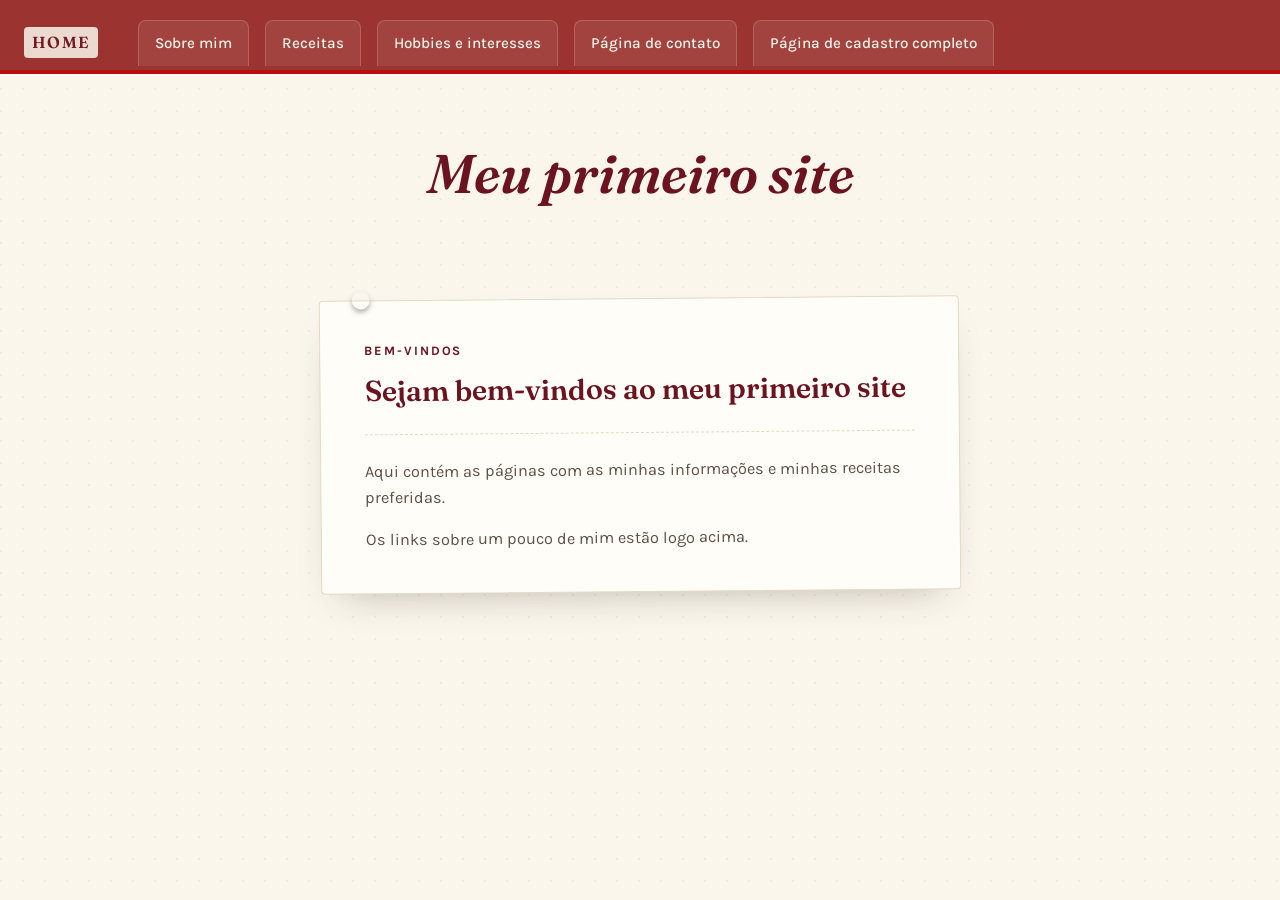
<file: index.html>
<!DOCTYPE html>
<html lang="pt-BR">

<head>
    <meta charset="UTF-8">
    <meta name="viewport" content="width=device-width, initial-scale=1.0">
    <title>Meu Site</title>
    <link rel="stylesheet" href="style.css">
</head>

<body>
    <nav>
        <h2>Home</h2>

        <a href="sobre_mim.html">Sobre mim</a>
        <a href="receitas.html">Receitas</a>
        <a href="meus_hobbies.html">Hobbies e interesses</a>
        <a href="contato.html">Página de contato</a>
        <a href="cadastro.html">Página de cadastro completo</a>
    </nav>
    <header>
        <h1>Meu primeiro site</h1>
    </header>

    <main>
        <section>
            <h3>Bem-vindos</h3>

            <h2>Sejam bem-vindos ao meu primeiro site</h2>

            <p>
                Aqui contém as páginas com as minhas informações e minhas receitas preferidas.
            </p>

            <p>
                Os links sobre um pouco de mim estão logo acima.
            </p>
        </section>
    </main>

</body>

</html>
</file>
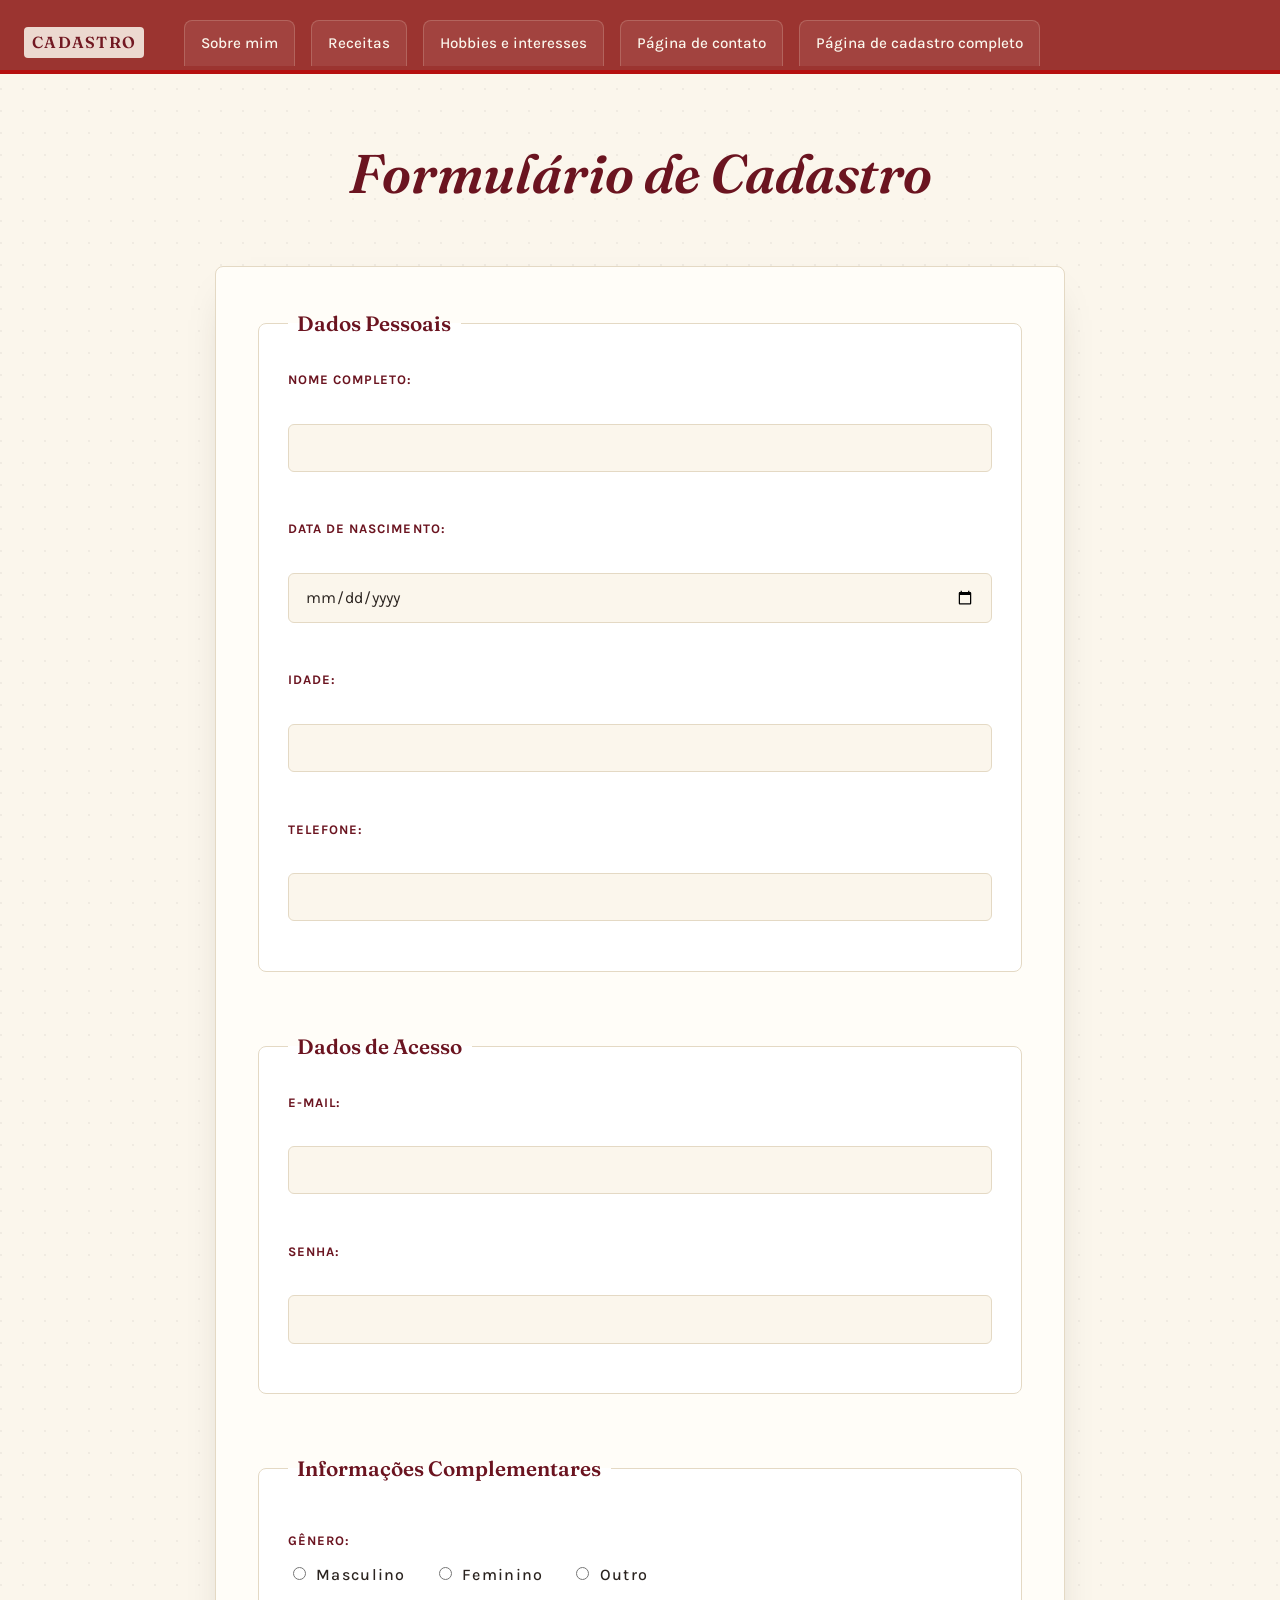
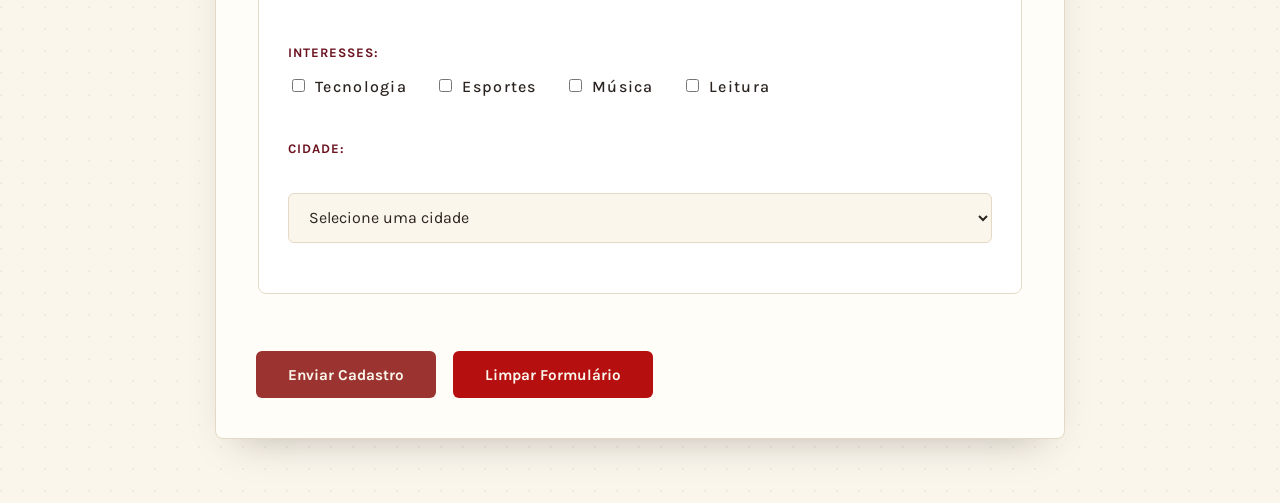
<file: cadastro.html>
<!DOCTYPE html>
<html lang="pt-BR">

<head>
    <meta charset="UTF-8">
    <meta name="viewport" content="width=device-width, initial-scale=1.0">
    <title>Formulário de Cadastro</title>
    <link rel="stylesheet" href="style.css">
</head>

<body>
    <nav>
        <h2>Cadastro</h2>

        <a href="sobre_mim.html">Sobre mim</a>
        <a href="receitas.html">Receitas</a>
        <a href="meus_hobbies.html">Hobbies e interesses</a>
        <a href="contato.html">Página de contato</a>
        <a href="cadastro.html">Página de cadastro completo</a>
    </nav>
    <header>
        <h1>Formulário de Cadastro</h1>
    </header>


    <form action="#" method="post">


        <fieldset>
            <legend>Dados Pessoais</legend>

            <label for="nome">Nome Completo:</label><br>
            <input type="text" id="nome" name="nome" required minlength="3" maxlength="100">
            <br><br>

            <label for="dataNascimento">Data de Nascimento:</label><br>
            <input type="date" id="dataNascimento" name="dataNascimento" required>
            <br><br>

            <label for="idade">Idade:</label><br>
            <input type="number" id="idade" name="idade" required min="0" max="120">
            <br><br>

            <label for="telefone">Telefone:</label><br>
            <input type="tel" id="telefone" name="telefone" required pattern="[0-9]{10,11}" maxlength="11">

        </fieldset>

        <br>


        <fieldset>
            <legend>Dados de Acesso</legend>

            <label for="email">E-mail:</label><br>
            <input type="email" id="email" name="email" required maxlength="100">
            <br><br>

            <label for="senha">Senha:</label><br>
            <input type="password" id="senha" name="senha" required minlength="8" maxlength="20">
        </fieldset>

        <br>


        <fieldset>
            <legend>Informações Complementares</legend>

            <p>Gênero:</p>

            <input type="radio" id="masculino" name="genero" value="Masculino" required>
            <label for="masculino">Masculino</label>

            <input type="radio" id="feminino" name="genero" value="Feminino">
            <label for="feminino">Feminino</label>

            <input type="radio" id="outro" name="genero" value="Outro">
            <label for="outro">Outro</label>

            <br><br>

            <p>Interesses:</p>

            <input type="checkbox" id="tecnologia" name="interesses" value="Tecnologia">
            <label for="tecnologia">Tecnologia</label>

            <input type="checkbox" id="esportes" name="interesses" value="Esportes">
            <label for="esportes">Esportes</label>

            <input type="checkbox" id="musica" name="interesses" value="Música">
            <label for="musica">Música</label>

            <input type="checkbox" id="leitura" name="interesses" value="Leitura">
            <label for="leitura">Leitura</label>

            <br><br>

            <label for="cidade">Cidade:</label><br>
            <select id="cidade" name="cidade" required>
                <option value="">Selecione uma cidade</option>
                <option value="Timoteo">Timóteo</option>
                <option value="Ipatinga">Ipatinga</option>
                <option value="Coronel Fabriciano">Coronel Fabriciano</option>
                <option value="Belo Horizonte">Belo Horizonte</option>
            </select>

        </fieldset>

        <br>

        <button type="submit">Enviar Cadastro</button>
        <button type="reset">Limpar Formulário</button>

    </form>

</body>

</html>
</file>
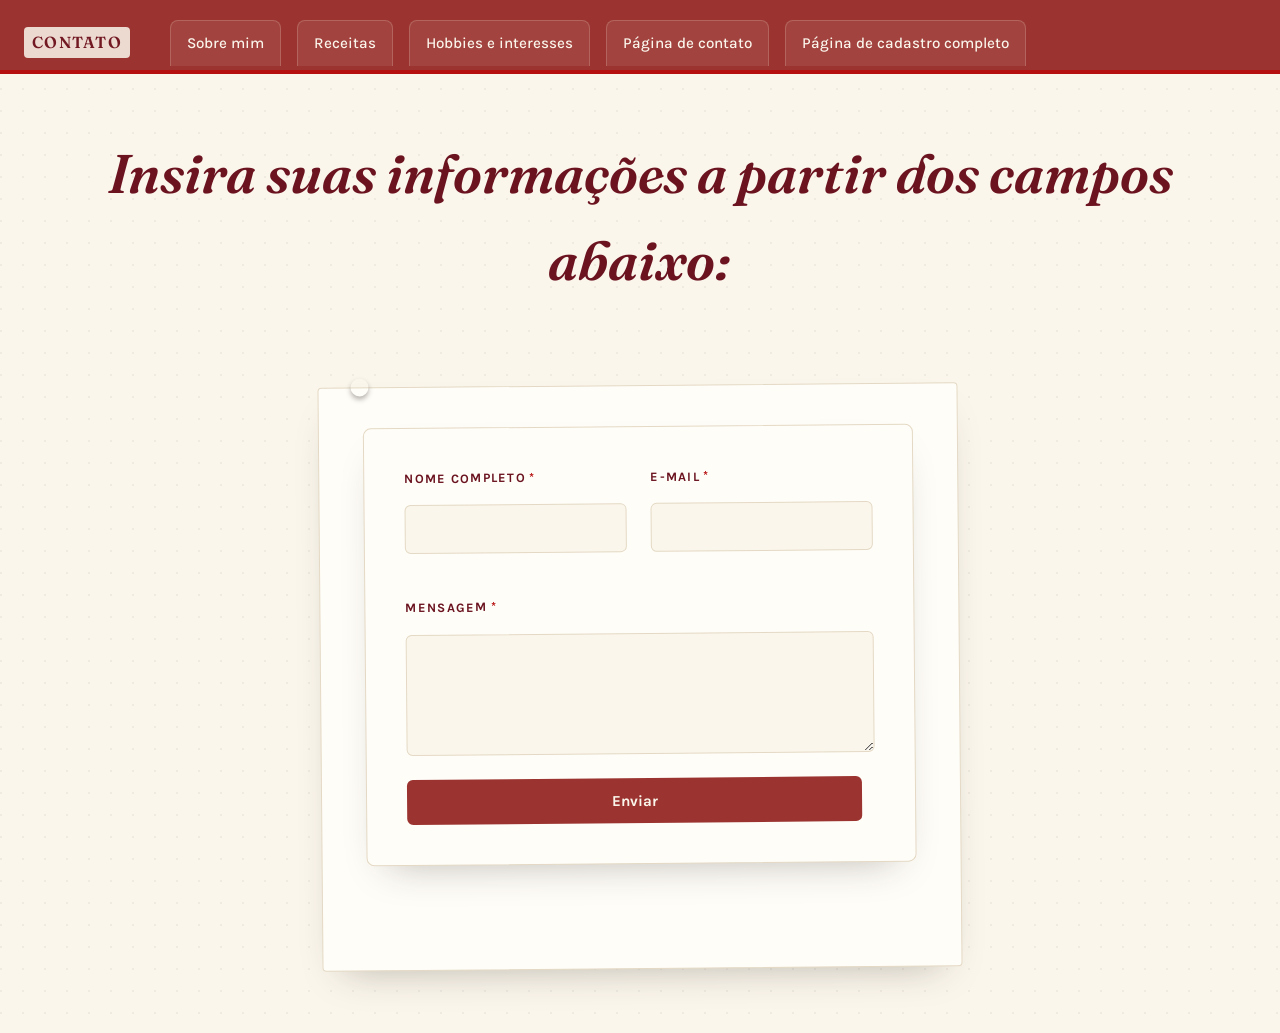
<file: contato.html>
<!DOCTYPE html>
<html lang="pt-BR">

<head>
    <meta charset="UTF-8">
    <meta name="viewport" content="width=device-width, initial-scale=1.0">
    <title>Página de contato</title>
    <link rel="stylesheet" href="style.css">
</head>

<body>
    <nav>
        <h2>Contato</h2>
        <a href="sobre_mim.html">Sobre mim</a>
        <a href="receitas.html">Receitas</a>
        <a href="meus_hobbies.html">Hobbies e interesses</a>
        <a href="contato.html">Página de contato</a>
        <a href="cadastro.html">Página de cadastro completo</a>
    </nav>

    <header>
        <h1>Insira suas informações a partir dos campos abaixo:</h1>
    </header>

    <main>
        <section>
            <form>
                <div>
                    <label for="nome">Nome completo</label>
                    <input type="text" id="nome" name="nome" required>
                </div>

                <div>
                    <label for="email">E-mail</label>
                    <input type="email" id="email" name="email" required>
                </div>

                <div>
                    <label for="mensagem">Mensagem</label>
                    <textarea id="mensagem" name="mensagem" rows="5" required></textarea>
                </div>

                <button type="submit">Enviar</button>
            </form>
        </section>
    </main>

</body>

</html>
</file>
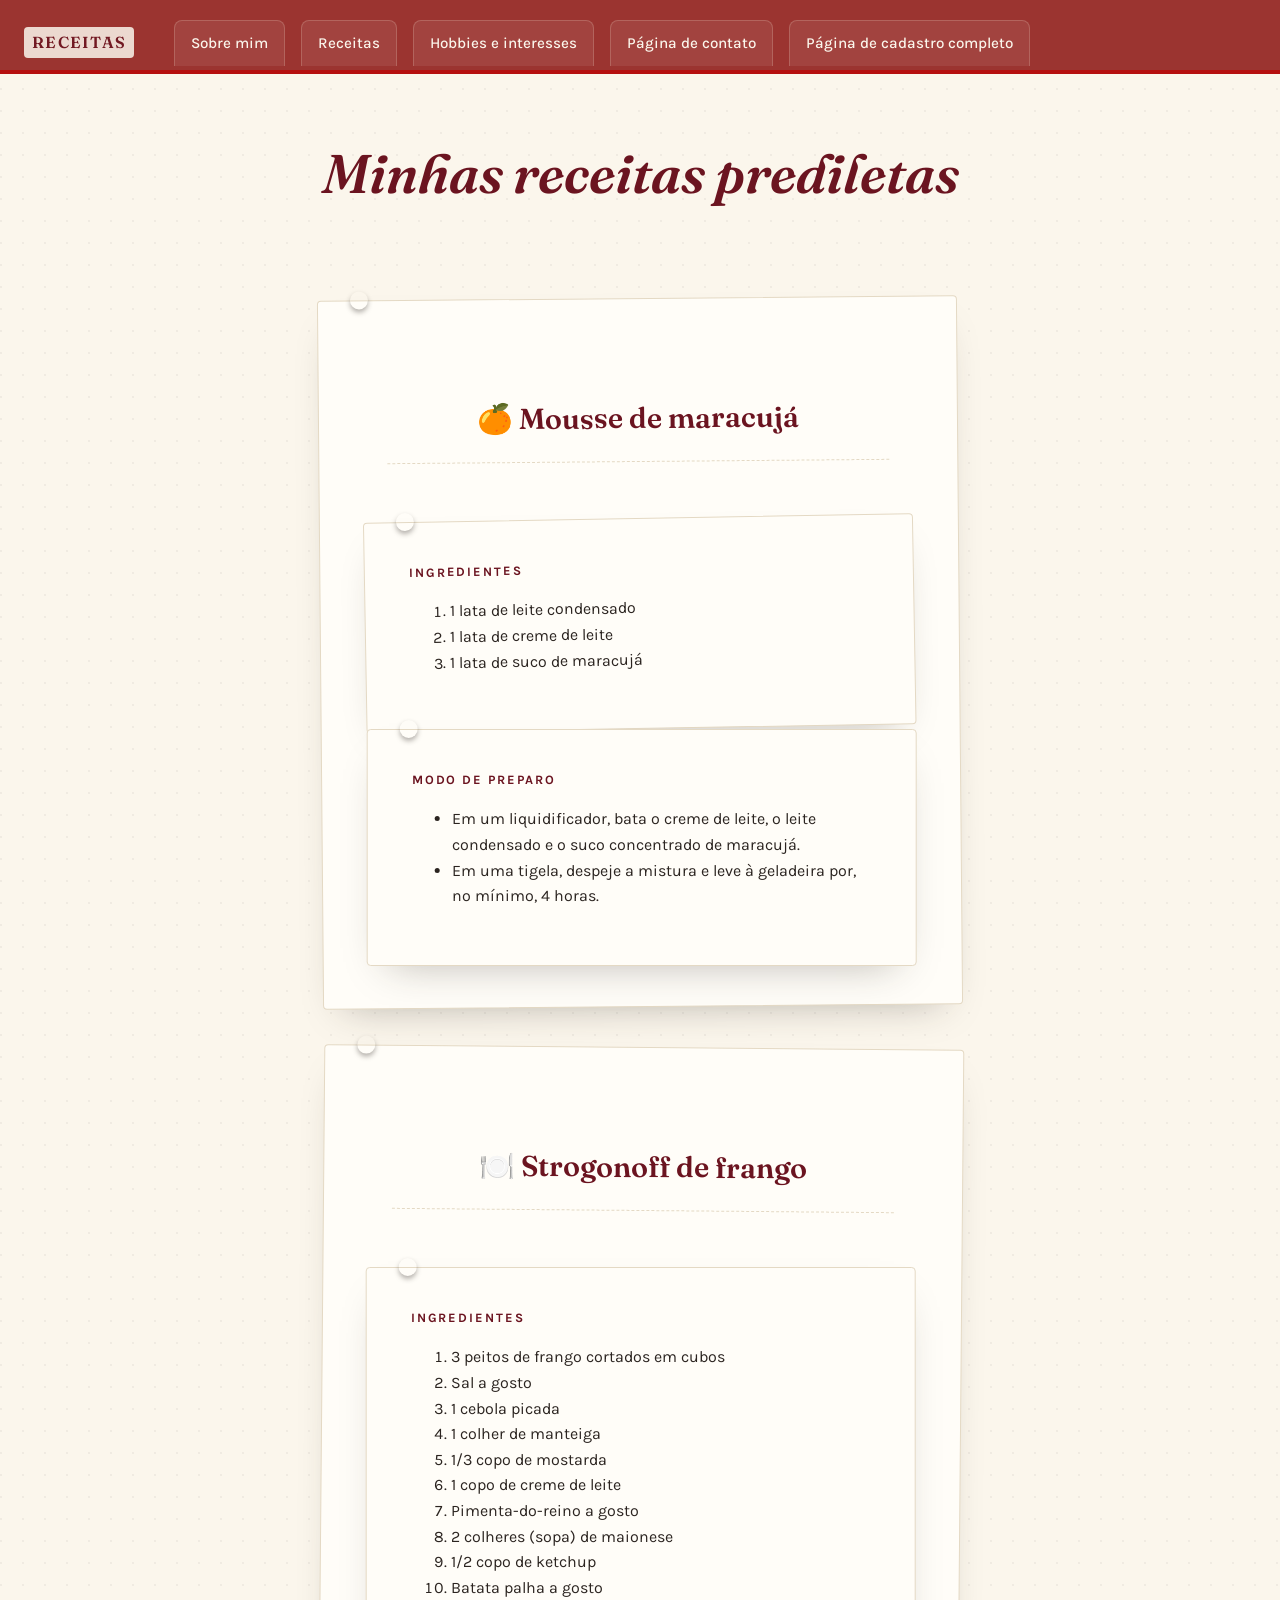
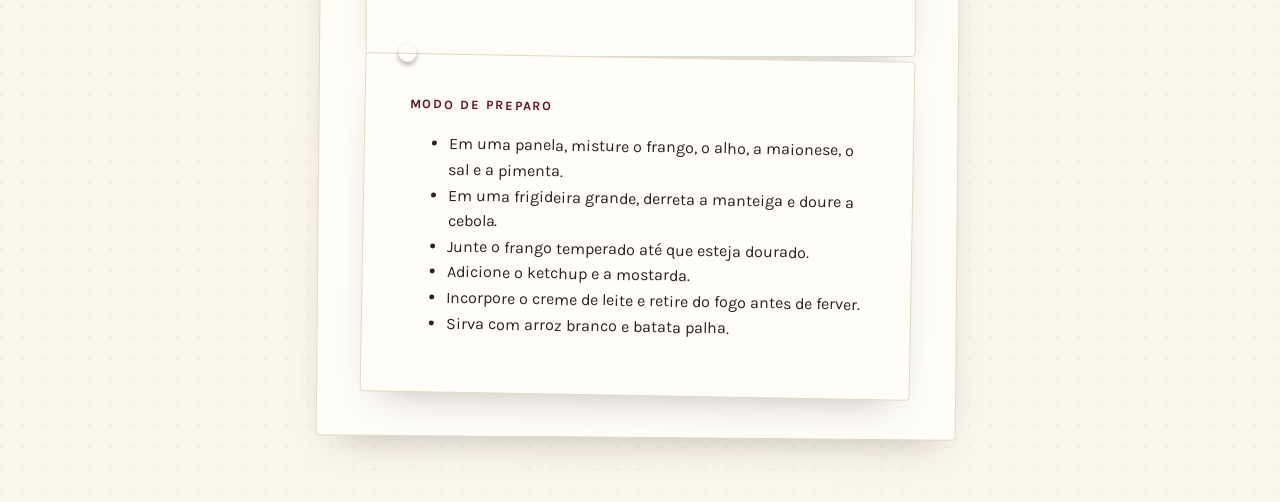
<file: receitas.html>
<!DOCTYPE html>
<html lang="pt-BR">

<head>
    <meta charset="UTF-8">
    <meta name="viewport" content="width=device-width, initial-scale=1.0">
    <title>Receitas</title>
    <link rel="stylesheet" href="style.css">
</head>

<body>
    <nav>
        <h2>Receitas</h2>

        <a href="sobre_mim.html">Sobre mim</a>
        <a href="receitas.html">Receitas</a>
        <a href="meus_hobbies.html">Hobbies e interesses</a>
        <a href="contato.html">Página de contato</a>
        <a href="cadastro.html">Página de cadastro completo</a>

    </nav>

    <header>
        <h1>Minhas receitas prediletas</h1>
    </header>

    <main>


        <section>
            <article>

                <header>
                    <h2>🍊 Mousse de maracujá</h2>
                </header>

                <section>
                    <h3>Ingredientes</h3>
                    <ol>
                        <li>1 lata de leite condensado</li>
                        <li>1 lata de creme de leite</li>
                        <li>1 lata de suco de maracujá</li>
                    </ol>
                </section>

                <section>
                    <h3>Modo de preparo</h3>
                    <ul>
                        <li>Em um liquidificador, bata o creme de leite, o leite condensado e o suco concentrado de
                            maracujá.</li>
                        <li>Em uma tigela, despeje a mistura e leve à geladeira por, no mínimo, 4 horas.</li>
                    </ul>
                </section>

            </article>
        </section>

        <section>
            <article>

                <header>
                    <h2>🍽️ Strogonoff de frango</h2>
                </header>

                <section>
                    <h3>Ingredientes</h3>
                    <ol>
                        <li>3 peitos de frango cortados em cubos</li>
                        <li>Sal a gosto</li>
                        <li>1 cebola picada</li>
                        <li>1 colher de manteiga</li>
                        <li>1/3 copo de mostarda</li>
                        <li>1 copo de creme de leite</li>
                        <li>Pimenta-do-reino a gosto</li>
                        <li>2 colheres (sopa) de maionese</li>
                        <li>1/2 copo de ketchup</li>
                        <li>Batata palha a gosto</li>
                    </ol>
                </section>

                <section>
                    <h3>Modo de preparo</h3>
                    <ul>
                        <li>Em uma panela, misture o frango, o alho, a maionese, o sal e a pimenta.</li>
                        <li>Em uma frigideira grande, derreta a manteiga e doure a cebola.</li>
                        <li>Junte o frango temperado até que esteja dourado.</li>
                        <li>Adicione o ketchup e a mostarda.</li>
                        <li>Incorpore o creme de leite e retire do fogo antes de ferver.</li>
                        <li>Sirva com arroz branco e batata palha.</li>
                    </ul>
                </section>

            </article>
        </section>

    </main>

</body>

</html>
</file>
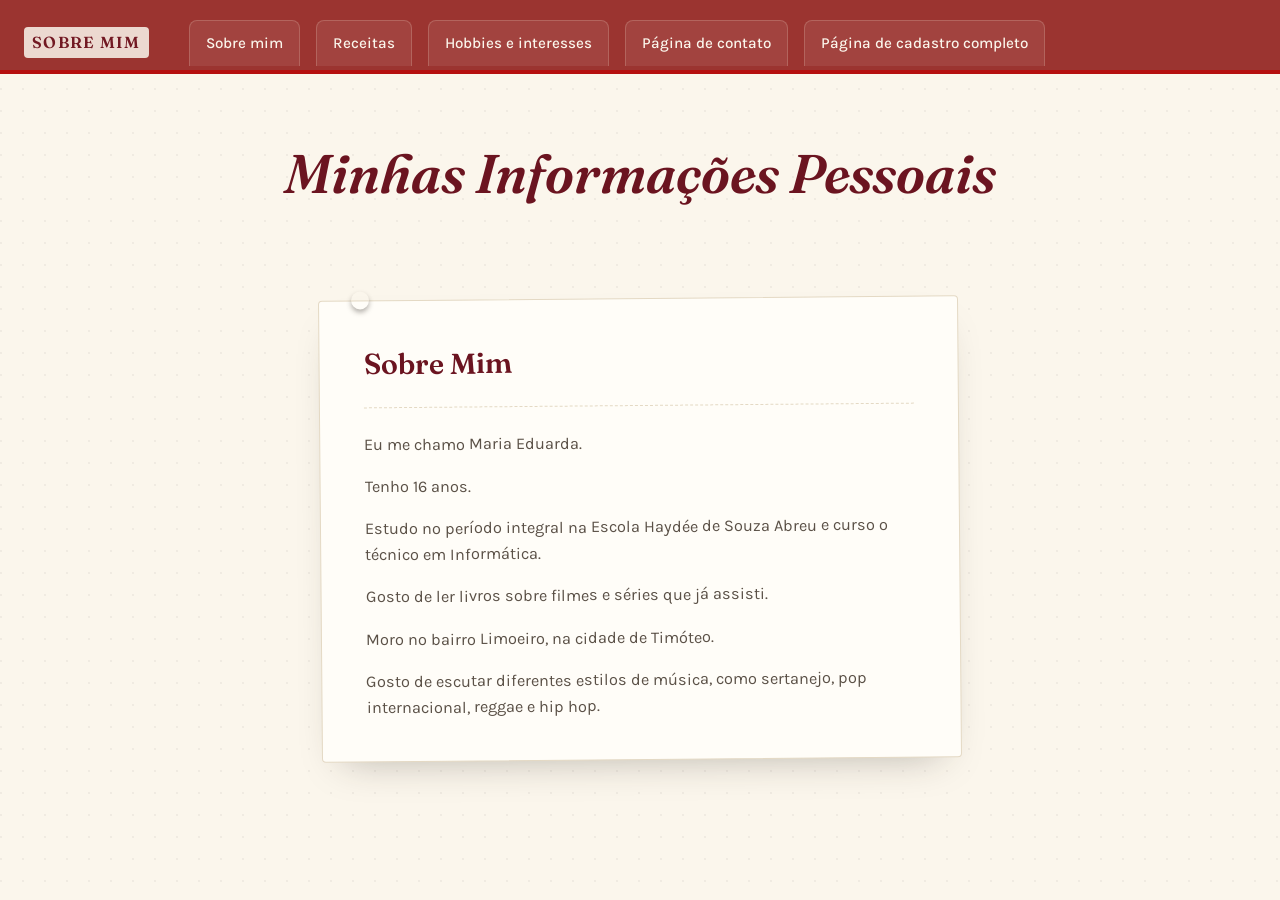
<file: sobre_mim.html>
<!DOCTYPE html>
<html lang="pt-BR">

<head>
    <meta charset="UTF-8">
    <meta name="viewport" content="width=device-width, initial-scale=1.0">
    <title>Sobre Mim</title>
    <link rel="stylesheet" href="style.css">
</head>
<nav>
    <h2>Sobre Mim</h2>
    <a href="sobre_mim.html">Sobre mim</a>
    <a href="receitas.html">Receitas</a>
    <a href="meus_hobbies.html">Hobbies e interesses</a>
    <a href="contato.html">Página de contato</a>
    <a href="cadastro.html">Página de cadastro completo</a>
</nav>

<body>

    <header>
        <h1>Minhas Informações Pessoais</h1>
    </header>

    <main>
        <section>
            <h2>Sobre Mim</h2>

            <p>Eu me chamo Maria Eduarda.</p>
            <p>Tenho 16 anos.</p>
            <p>Estudo no período integral na Escola Haydée de Souza Abreu e curso o técnico em Informática.</p>
            <p>Gosto de ler livros sobre filmes e séries que já assisti.</p>
            <p>Moro no bairro Limoeiro, na cidade de Timóteo.</p>
            <p>Gosto de escutar diferentes estilos de música, como sertanejo, pop internacional, reggae e hip hop.</p>
        </section>
    </main>

</body>

</html>
</file>
<file: style.css>
@import url('https://fonts.googleapis.com/css2?family=Fraunces:ital,opsz,wght@0,9..144,400;0,9..144,600;1,9..144,500&family=Karla:wght@400;500;700&display=swap');

:root {
    --paper: #FBF6EC;
    --card: #FFFDF8;
    --ink: #2B2420;
    --ink-soft: #5B5147;
    --mata: #9b3430;
    --paprica: #b60f0f;
    --vinho: #6B1420;
    --linha: #E4D9C4;

   
    --font-display: "Fraunces", serif;
    --font-body: "Karla", sans-serif;
}

* {
    box-sizing: border-box;
}
 
body {
    margin: 0;
    background-color: var(--paper);
    background-image:
        radial-gradient(circle at 1px 1px, rgba(43, 36, 32, 0.05) 1px, transparent 0);
    background-size: 22px 22px;
    color: var(--ink);
    font-family: var(--font-body);
    line-height: 1.6;
}
 
/* ---------- Navegação: abas de fichário de receitas ---------- */
 
nav {
    background-color: var(--mata);
    padding: 1.25rem 1.5rem 0;
    display: flex;
    flex-wrap: wrap;
    align-items: baseline;
    gap: 0.25rem 1rem;
    border-bottom: 4px solid var(--paprica);
}
 
nav h2 {
    font-family: var(--font-display);
    font-weight: 600;
    color: var(--vinho);
    background-color: var(--paper);
    padding: 0.15rem 0.5rem;
    border-radius: 4px;
    font-size: 1rem;
    letter-spacing: 0.08em;
    text-transform: uppercase;
    margin: 0 1.5rem 0.75rem 0;
    opacity: 0.85;
}
 
nav a {
    display: inline-block;
    color: var(--paper);
    text-decoration: none;
    font-weight: 500;
    font-size: 0.95rem;
    padding: 0.6rem 1rem 0.7rem;
    border-radius: 8px 8px 0 0;
    background-color: rgba(251, 246, 234, 0.08);
    border: 1px solid rgba(251, 246, 234, 0.18);
    border-bottom: none;
    transition: background-color 0.2s ease, transform 0.2s ease;
}
 
nav a:hover {
    background-color: var(--paper);
    color: var(--mata);
    transform: translateY(-2px);
}
 
nav a:focus-visible {
    outline: 3px solid var(--mostarda);
    outline-offset: 2px;
}
 
/* ---------- Cabeçalho ---------- */
 
header {
    padding: 3.5rem 1.5rem 2rem;
    text-align: center;
}
 
header h1 {
    font-family: var(--font-display);
    font-style: italic;
    font-weight: 600;
    font-size: clamp(2.2rem, 5vw, 3.4rem);
    color: var(--vinho);
    margin: 0;
    position: relative;
    display: inline-block;
}
 
header h1::after {
    content: "";
    display: block;
    width: 64px;
    height: 3px;
    margin: 0.9rem auto 0;
    background-color: var(--mostarda);
    border-radius: 2px;
}
 
/* ---------- Conteúdo principal: cartão de receita ---------- */
 
main {
    display: flex;
    flex-direction: column;
    align-items: center;
    gap: 2.5rem;
    padding: 2rem 1.5rem 4rem;
}
 
section {
    background-color: var(--card);
    max-width: 640px;
    width: 100%;
    padding: 2.5rem 2.75rem;
    border: 1px solid var(--linha);
    border-radius: 4px;
    box-shadow: 0 18px 40px -22px rgba(43, 36, 32, 0.35);
    position: relative;
}
 
/* leve inclinação alternada, como cartões colados num mural */
section:nth-of-type(odd) {
    transform: rotate(-0.5deg);
}
 
section:nth-of-type(even) {
    transform: rotate(0.5deg);
}
 
/* alfinete no canto — o "elemento assinatura" do cartão */
section::before {
    content: "";
    position: absolute;
    top: -10px;
    left: 32px;
    width: 18px;
    height: 18px;
    background-color: var(--mostarda);
    border-radius: 50%;
    box-shadow: 0 3px 5px rgba(43, 36, 32, 0.35);
}
 
section h3 {
    font-family: var(--font-body);
    font-weight: 700;
    font-size: 0.8rem;
    text-transform: uppercase;
    letter-spacing: 0.15em;
    color: var(--vinho);
    margin: 0 0 0.4rem;
}
 
section h2 {
    font-family: var(--font-display);
    font-weight: 600;
    font-size: 1.8rem;
    color: var(--vinho);
    margin: 0 0 1.5rem;
    padding-bottom: 1.25rem;
    border-bottom: 1px dashed var(--linha);
}
 
section p {
    color: var(--ink-soft);
    font-size: 1.02rem;
    margin: 0 0 1rem;
}
 
section p:last-child {
    margin-bottom: 0;
}
 
/* ---------- Cartões com foto (ex.: página de hobbies) ---------- */
 
section:has(img) {
    max-width: 460px;
    text-align: center;
}
 
section:has(img) h2 {
    text-align: center;
    border-bottom: none;
    padding-bottom: 0;
}
 
section img {
    width: 100%;
    max-width: 260px;
    height: 220px;
    object-fit: cover;
    border-radius: 6px;
    border: 6px solid var(--paper);
    outline: 1px solid var(--linha);
    box-shadow: 0 12px 24px -14px rgba(43, 36, 32, 0.5);
    margin: 0 auto 1.5rem;
    display: block;
    transition: transform 0.25s ease;
}
 
section img:hover {
    transform: scale(1.03) rotate(0.5deg);
}
 
/* nesses cartões, o h3 vira o texto descritivo — não um rótulo */
section:has(img) h3 {
    font-family: var(--font-body);
    font-weight: 400;
    font-size: 1rem;
    text-transform: none;
    letter-spacing: normal;
    color: var(--ink-soft);
    line-height: 1.7;
    text-align: left;
    margin: 0;
}
 
/* ---------- Formulário de contato ---------- */
 
main form {
    display: flex;
    flex-wrap: wrap;
    gap: 1.5rem;
}
 
main form > div {
    display: flex;
    flex-direction: column;
    gap: 0.5rem;
    flex: 1 1 220px;
}
 
/* mensagem e botão sempre ocupam a linha inteira */
main form > div:has(textarea),
main form button {
    flex-basis: 100%;
}
 
main form label {
    font-weight: 700;
    font-size: 0.8rem;
    text-transform: uppercase;
    letter-spacing: 0.1em;
    color: var(--vinho);
}
 
/* asterisco automático nos campos obrigatórios */
main form label:has(+ input[required])::after,
main form label:has(+ textarea[required])::after {
    content: " *";
    color: var(--paprica);
    text-transform: none;
    letter-spacing: normal;
}
 
main form input,
main form textarea {
    font-family: var(--font-body);
    font-size: 1rem;
    color: var(--ink);
    background-color: var(--paper);
    border: 1px solid var(--linha);
    border-radius: 6px;
    padding: 0.75rem 1rem;
    resize: vertical;
    transition: border-color 0.2s ease, box-shadow 0.2s ease;
}
 
main form input::placeholder,
main form textarea::placeholder {
    color: var(--ink-soft);
    opacity: 0.55;
}
 
main form input:focus,
main form textarea:focus {
    outline: none;
    border-color: var(--mostarda);
    box-shadow: 0 0 0 3px rgba(217, 164, 65, 0.3);
}
 
/* feedback de validação enquanto a pessoa preenche o campo */
main form input:focus:invalid,
main form textarea:focus:invalid {
    border-color: var(--paprica);
    box-shadow: 0 0 0 3px rgba(181, 80, 45, 0.25);
}
 
main form input:focus:valid,
main form textarea:focus:valid {
    border-color: var(--mata);
    box-shadow: 0 0 0 3px rgba(63, 108, 81, 0.25);
}
 
main form button {
    align-self: flex-start;
    font-family: var(--font-body);
    font-weight: 700;
    font-size: 0.95rem;
    color: var(--paper);
    background-color: var(--mata);
    border: none;
    border-radius: 6px;
    padding: 0.85rem 2rem;
    cursor: pointer;
    transition: background-color 0.2s ease, transform 0.2s ease;
}
 
main form button:hover {
    background-color: var(--vinho);
    transform: translateY(-1px);
}
 
main form button:focus-visible {
    outline: 3px solid var(--mostarda);
    outline-offset: 2px;
}
 
/* ---------- Responsivo ---------- */
 
@media (max-width: 480px) {
    nav {
        padding: 1rem 1rem 0;
    }
 
    section {
        padding: 2rem 1.5rem;
    }
 
    section:nth-of-type(odd),
    section:nth-of-type(even) {
        transform: none;
    }
 
    main form button {
        align-self: stretch;
    }
}
 
/* ---------- Movimento reduzido ---------- */
 
@media (prefers-reduced-motion: reduce) {
    nav a {
        transition: none;
    }
 
    section img {
        transition: none;
    }
}
/* ---------- Formulário de Cadastro ---------- */

form {
    max-width: 850px;
    margin: 0 auto 4rem;
    background: var(--card);
    padding: 2.5rem;
    border-radius: 8px;
    border: 1px solid var(--linha);
    box-shadow: 0 18px 40px -22px rgba(43, 36, 32, 0.35);
}

fieldset {
    border: 1px solid var(--linha);
    border-radius: 8px;
    padding: 1.8rem;
    margin-bottom: 2rem;
    background: #fff;
}

legend {
    font-family: var(--font-display);
    font-size: 1.3rem;
    color: var(--vinho);
    padding: 0 .6rem;
    font-weight: 600;
}

label {
    display: block;
    margin-bottom: .5rem;
    font-weight: 700;
    color: var(--vinho);
    text-transform: uppercase;
    font-size: .82rem;
    letter-spacing: .08em;
}

input[type=text],
input[type=date],
input[type=number],
input[type=tel],
input[type=email],
input[type=password],
select {
    width: 100%;
    padding: .85rem 1rem;
    margin-bottom: 1.3rem;
    border: 1px solid var(--linha);
    border-radius: 6px;
    background: var(--paper);
    color: var(--ink);
    font-family: var(--font-body);
    font-size: 1rem;
    transition: .25s;
}

input:focus,
select:focus {
    outline: none;
    border-color: var(--mostarda);
    box-shadow: 0 0 0 3px rgba(217,164,65,.25);
}

input:valid {
    border-color: var(--mata);
}

input:focus:invalid {
    border-color: var(--paprica);
}

/* Títulos dos grupos */

fieldset p {
    margin: 1rem 0 .7rem;
    font-weight: 700;
    color: var(--vinho);
    text-transform: uppercase;
    font-size: .82rem;
    letter-spacing: .08em;
}

/* Radio e Checkbox */

input[type=radio],
input[type=checkbox] {
    accent-color: var(--mata);
    margin-right: .4rem;
}

input[type=radio] + label,
input[type=checkbox] + label {
    display: inline-block;
    margin-right: 1.5rem;
    margin-bottom: .8rem;
    text-transform: none;
    font-size: 1rem;
    font-weight: 500;
    color: var(--ink);
    cursor: pointer;
}

/* Botões */

button {
    padding: .9rem 2rem;
    border: none;
    border-radius: 6px;
    font-family: var(--font-body);
    font-size: .95rem;
    font-weight: 700;
    cursor: pointer;
    transition: .2s;
    margin-right: .8rem;
}

button[type=submit] {
    background: var(--mata);
    color: var(--paper);
}

button[type=submit]:hover {
    background: var(--vinho);
    transform: translateY(-2px);
}

button[type=reset] {
    background: var(--paprica);
    color: var(--paper);
}

button[type=reset]:hover {
    background: #861010;
    transform: translateY(-2px);
}

/* Responsivo */

@media (max-width:600px){

    form{
        padding:1.5rem;
        margin:1rem;
    }

    button{
        width:100%;
        margin:.5rem 0;
    }

    input[type=radio] + label,
    input[type=checkbox] + label{
        display:block;
        margin-bottom:.8rem;
    }
}
</file>
